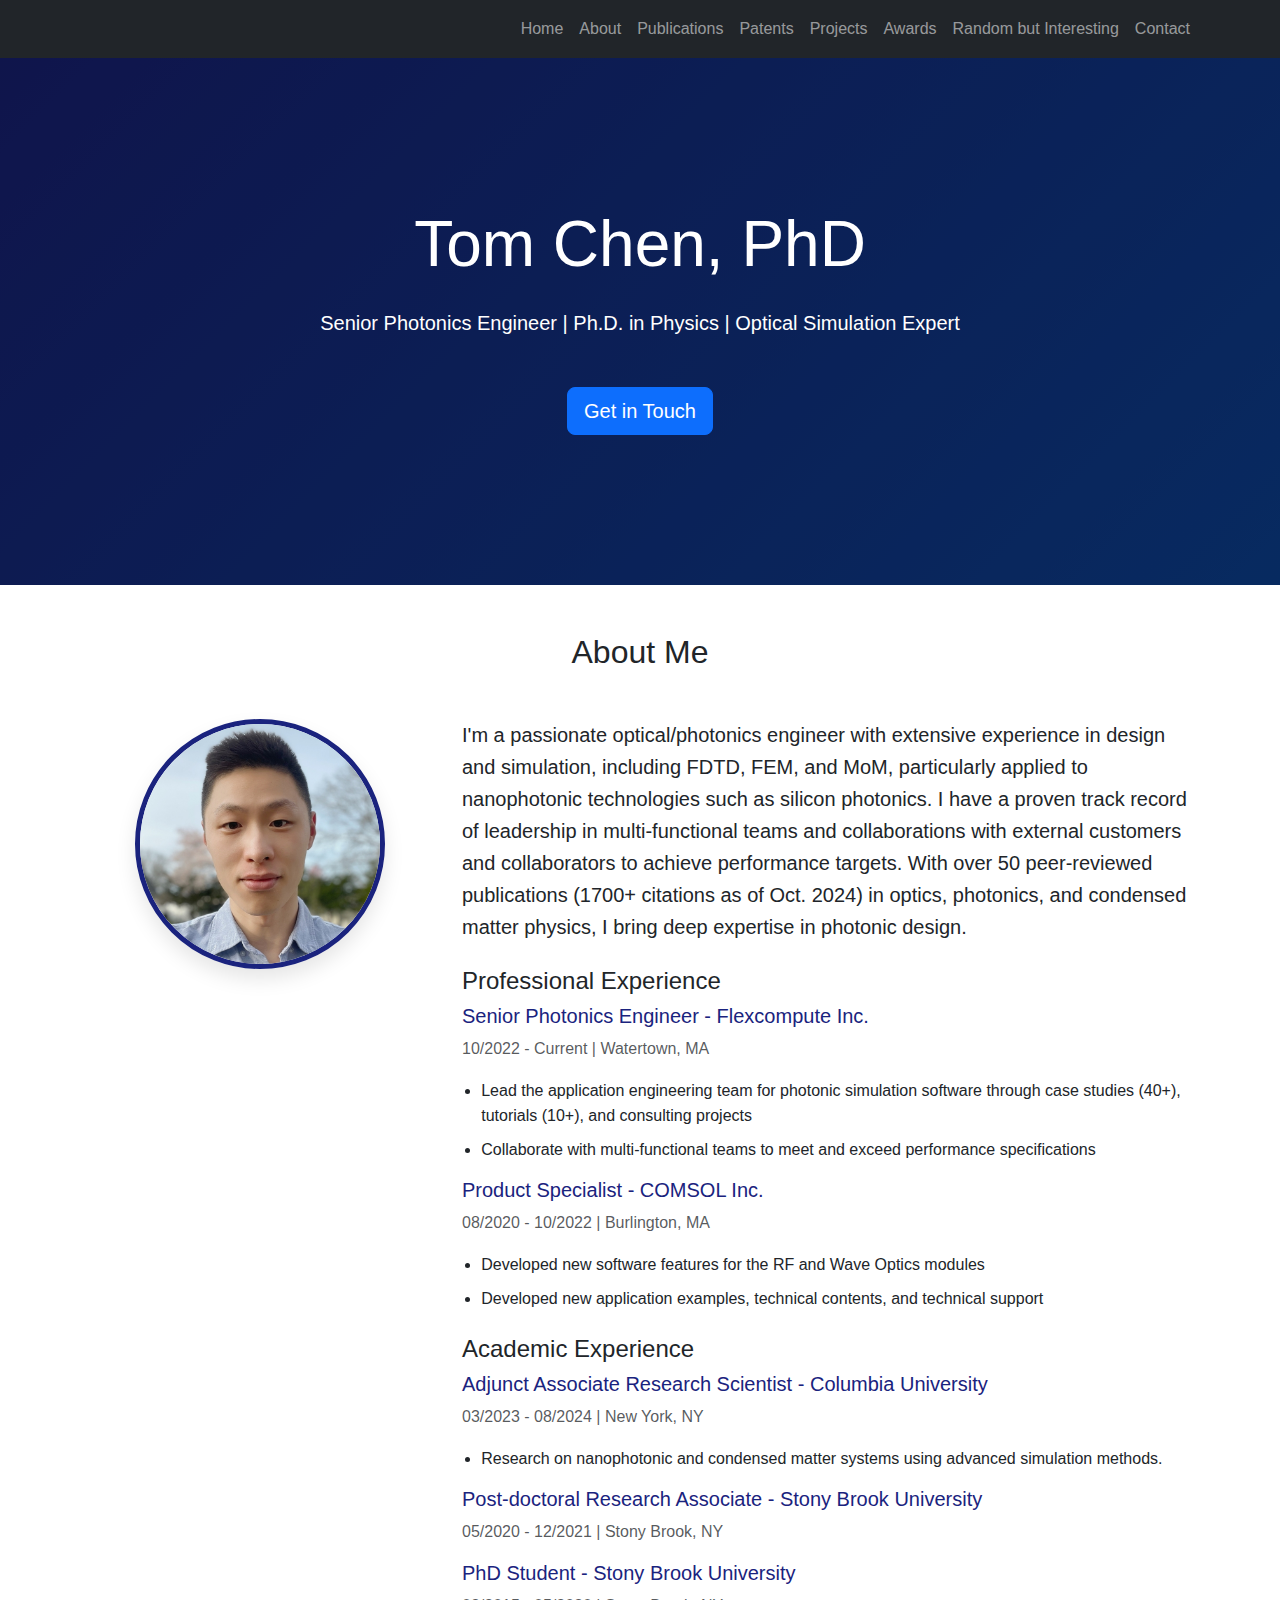
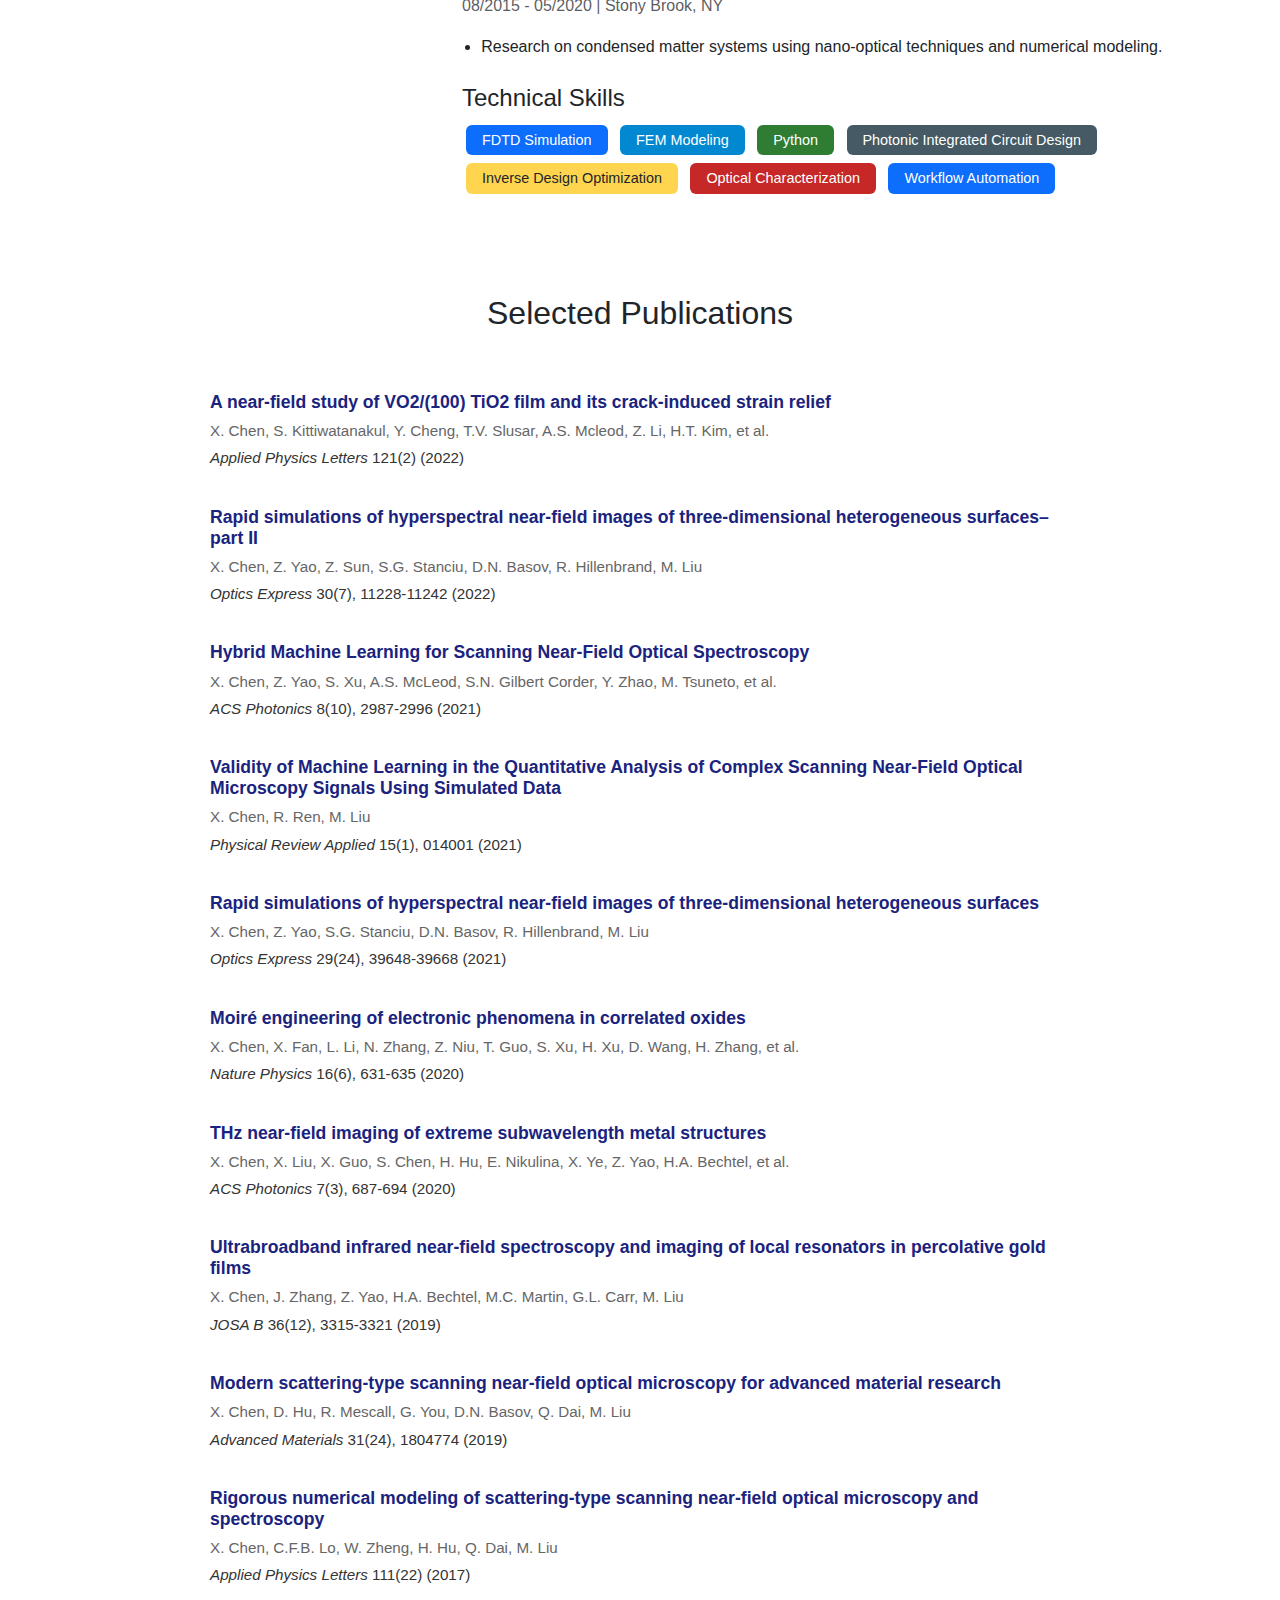
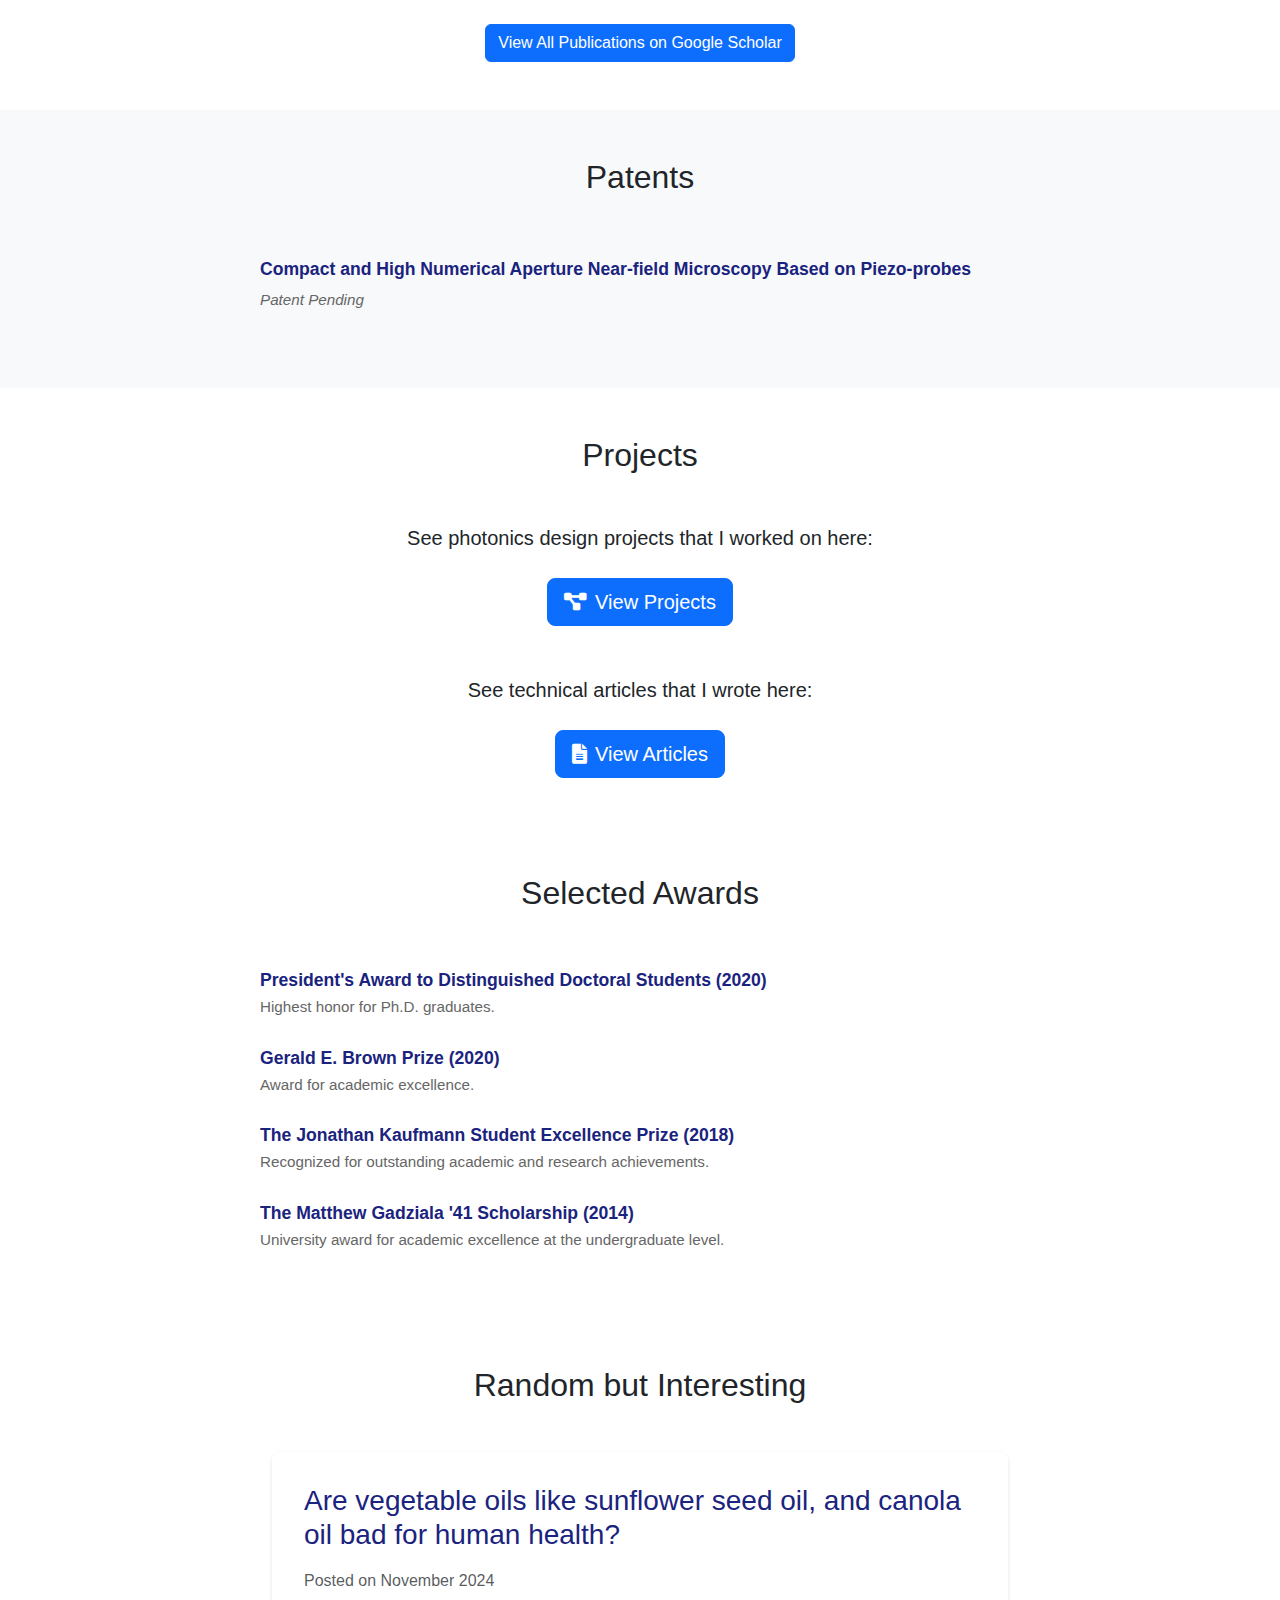
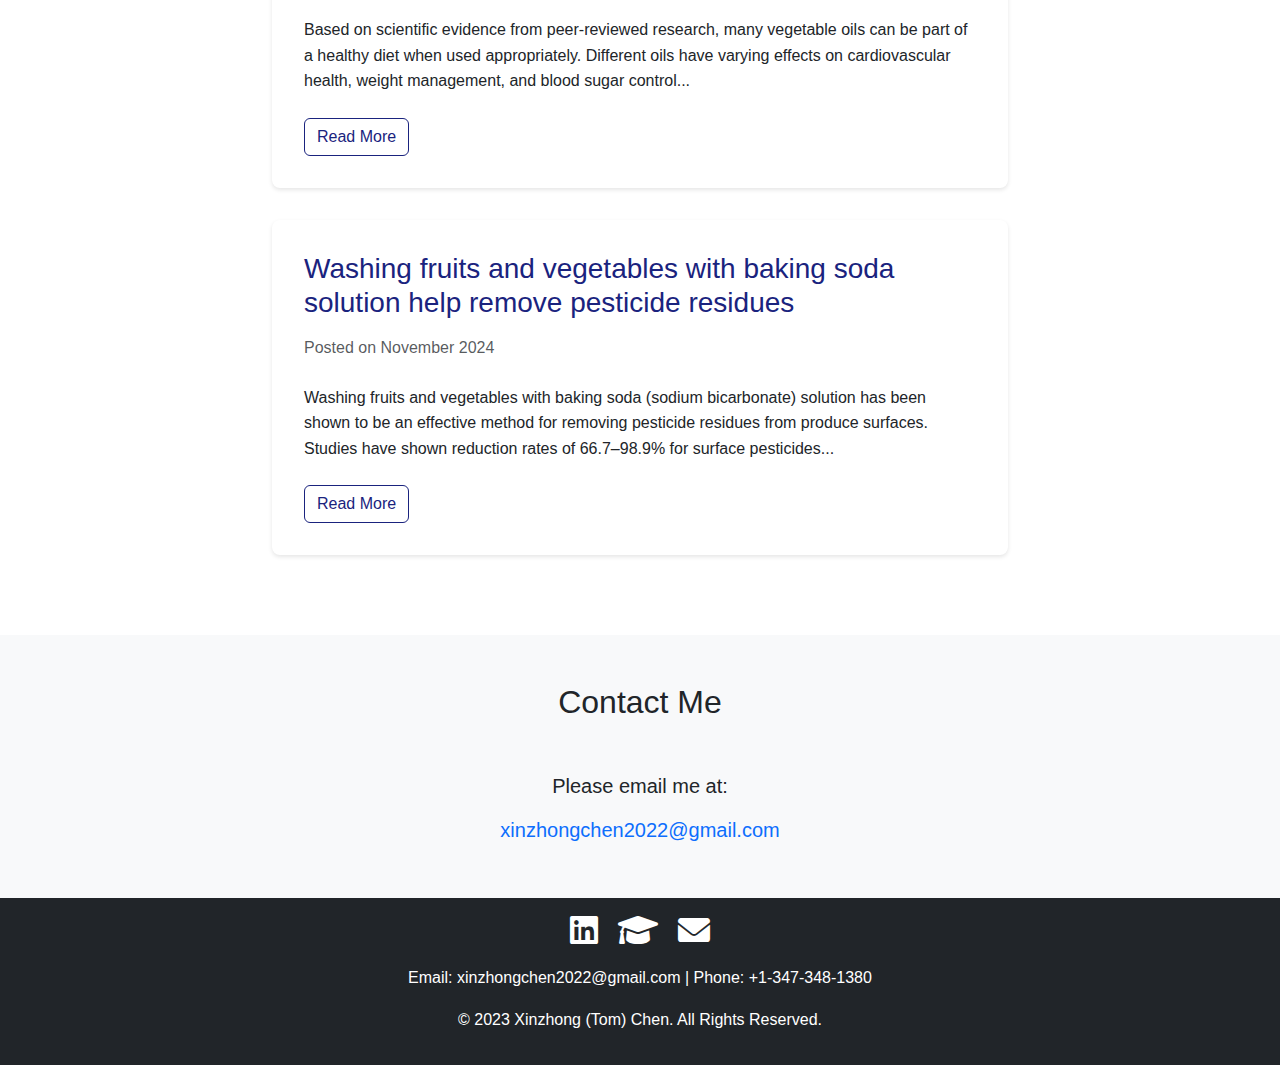
<file: index.html>
<!DOCTYPE html>
<html lang="en">
<head>
    <meta charset="UTF-8">
    <meta name="viewport" content="width=device-width, initial-scale=1.0">
    <title>Tom Chen, PhD - Personal Website</title>
    <link href="https://cdn.jsdelivr.net/npm/bootstrap@5.3.0/dist/css/bootstrap.min.css" rel="stylesheet">
    <link rel="stylesheet" href="https://cdnjs.cloudflare.com/ajax/libs/font-awesome/6.0.0/css/all.min.css">
</head>
<body>
    <nav class="navbar navbar-expand-lg navbar-dark bg-dark fixed-top">
        <div class="container">   
            <button class="navbar-toggler" type="button" data-bs-toggle="collapse" data-bs-target="#navbarNav">
                <span class="navbar-toggler-icon"></span>
            </button>
            <div class="collapse navbar-collapse" id="navbarNav">
                <ul class="navbar-nav ms-auto">
                    <li class="nav-item"><a class="nav-link" href="#home">Home</a></li>
                    <li class="nav-item"><a class="nav-link" href="#about">About</a></li>
                    <li class="nav-item"><a class="nav-link" href="#publications">Publications</a></li>
                    <li class="nav-item"><a class="nav-link" href="#patents">Patents</a></li>
                    <li class="nav-item"><a class="nav-link" href="#projects">Projects</a></li>
                    <li class="nav-item"><a class="nav-link" href="#awards">Awards</a></li>
                    <li class="nav-item"><a class="nav-link" href="#blog">Random but Interesting</a></li>
                    <li class="nav-item"><a class="nav-link" href="#contact">Contact</a></li>
                </ul>
            </div>
        </div>
    </nav>

    <section id="home" class="hero-section text-center text-white">
        <div class="container">
            <div class="row">
                <div class="col-lg-12">
                    <h1 class="display-3 mb-4">Tom Chen, PhD</h1>
                    <p class="lead mb-5">Senior Photonics Engineer | Ph.D. in Physics | Optical Simulation Expert</p>
                    <a href="#contact" class="btn btn-primary btn-lg">Get in Touch</a>
                </div>
            </div>
        </div>
    </section>

    <section id="about" class="py-5">
        <div class="container">
            <h2 class="text-center mb-5">About Me</h2>
            <div class="row">
                <div class="col-lg-4 text-center mb-4">
                    <img src="profile.png" alt="Tom Chen, PhD" class="rounded-circle mb-4" width="250" height="250">
                </div>
                <div class="col-lg-8">
                    <p class="lead">
                        I'm a passionate optical/photonics engineer with extensive experience in design and simulation, including FDTD, FEM, and MoM, particularly applied to nanophotonic technologies such as silicon photonics. I have a proven track record of leadership in multi-functional teams and collaborations with external customers and collaborators to achieve performance targets. With over 50 peer-reviewed publications (1700+ citations as of Oct. 2024) in optics, photonics, and condensed matter physics, I bring deep expertise in photonic design.
                    </p>
                    <div class="experience mt-4">
                        <h4>Professional Experience</h4>
                        <div class="mb-3">
                            <h5>Senior Photonics Engineer - Flexcompute Inc.</h5>
                            <p class="text-muted">10/2022 - Current | Watertown, MA</p>
                            <ul>
                                <li>Lead the application engineering team for photonic simulation software through case studies (40+), tutorials (10+), and consulting projects</li>
                                <li>Collaborate with multi-functional teams to meet and exceed performance specifications</li>
                            </ul>
                        </div>
                        <div class="mb-3">
                            <h5>Product Specialist - COMSOL Inc.</h5>
                            <p class="text-muted">08/2020 - 10/2022 | Burlington, MA</p>
                            <ul>
                                <li>Developed new software features for the RF and Wave Optics modules</li>
                                <li>Developed new application examples, technical contents, and technical support</li>

                                
                            </ul>
                        </div>
                    </div>
                    <div class="experience mt-4">
                        <h4>Academic Experience</h4>
                        <div class="mb-3">
                            <h5>Adjunct Associate Research Scientist - Columbia University</h5>
                            <p class="text-muted">03/2023 - 08/2024 | New York, NY</p>
                            <ul>
                                <li>Research on nanophotonic and condensed matter systems using advanced simulation methods.</li>
                            </ul>
                        </div>
                        <div class="mb-3">
                            <h5>Post-doctoral Research Associate - Stony Brook University</h5>
                            <p class="text-muted">05/2020 - 12/2021 | Stony Brook, NY</p>

                        </div>
                        <div class="mb-3">
                            <h5>PhD Student - Stony Brook University</h5>
                            <p class="text-muted">08/2015 - 05/2020 | Stony Brook, NY</p>
                            <ul>
                                <li>Research on condensed matter systems using nano-optical techniques and numerical modeling.</li>
                            </ul>
      
                        </div>
                    </div>
                    <div class="skills mt-4">
                        <h4>Technical Skills</h4>
                        <div class="skill-tags">
                            <span class="badge bg-primary">FDTD Simulation</span>
                            <span class="badge bg-info">FEM Modeling</span>
                            <span class="badge bg-success">Python</span>
                            <span class="badge bg-secondary">Photonic Integrated Circuit Design</span>
                            <span class="badge bg-warning text-dark">Inverse Design Optimization</span>
                            <span class="badge bg-danger">Optical Characterization</span>
                            <span class="badge bg-primary">Workflow Automation</span>
                        </div>
                    </div>
                </div>
            </div>
        </div>
    </section>

    <section id="publications" class="py-5">
        <div class="container">
            <h2 class="text-center mb-5">Selected Publications</h2>
            <div class="publications-list">

                <div class="publication-item">
                    <h5>A near-field study of VO2/(100) TiO2 film and its crack-induced strain relief</h5>
                    <p class="authors">X. Chen, S. Kittiwatanakul, Y. Cheng, T.V. Slusar, A.S. Mcleod, Z. Li, H.T. Kim, et al.</p>
                    <p class="journal"><em>Applied Physics Letters</em> 121(2) (2022)</p>
                </div>

                <div class="publication-item">
                    <h5>Rapid simulations of hyperspectral near-field images of three-dimensional heterogeneous surfaces–part II</h5>
                    <p class="authors">X. Chen, Z. Yao, Z. Sun, S.G. Stanciu, D.N. Basov, R. Hillenbrand, M. Liu</p>
                    <p class="journal"><em>Optics Express</em> 30(7), 11228-11242 (2022)</p>
                </div>

                <div class="publication-item">
                    <h5>Hybrid Machine Learning for Scanning Near-Field Optical Spectroscopy</h5>
                    <p class="authors">X. Chen, Z. Yao, S. Xu, A.S. McLeod, S.N. Gilbert Corder, Y. Zhao, M. Tsuneto, et al.</p>
                    <p class="journal"><em>ACS Photonics</em> 8(10), 2987-2996 (2021)</p>
                </div>

                <div class="publication-item">
                    <h5>Validity of Machine Learning in the Quantitative Analysis of Complex Scanning Near-Field Optical Microscopy Signals Using Simulated Data</h5>
                    <p class="authors">X. Chen, R. Ren, M. Liu</p>
                    <p class="journal"><em>Physical Review Applied</em> 15(1), 014001 (2021)</p>
                </div>

                <div class="publication-item">
                    <h5>Rapid simulations of hyperspectral near-field images of three-dimensional heterogeneous surfaces</h5>
                    <p class="authors">X. Chen, Z. Yao, S.G. Stanciu, D.N. Basov, R. Hillenbrand, M. Liu</p>
                    <p class="journal"><em>Optics Express</em> 29(24), 39648-39668 (2021)</p>
                </div>

                <div class="publication-item">
                    <h5>Moiré engineering of electronic phenomena in correlated oxides</h5>
                    <p class="authors">X. Chen, X. Fan, L. Li, N. Zhang, Z. Niu, T. Guo, S. Xu, H. Xu, D. Wang, H. Zhang, et al.</p>
                    <p class="journal"><em>Nature Physics</em> 16(6), 631-635 (2020)</p>
                </div>

                <div class="publication-item">
                    <h5>THz near-field imaging of extreme subwavelength metal structures</h5>
                    <p class="authors">X. Chen, X. Liu, X. Guo, S. Chen, H. Hu, E. Nikulina, X. Ye, Z. Yao, H.A. Bechtel, et al.</p>
                    <p class="journal"><em>ACS Photonics</em> 7(3), 687-694 (2020)</p>
                </div>

                <div class="publication-item">
                    <h5>Ultrabroadband infrared near-field spectroscopy and imaging of local resonators in percolative gold films</h5>
                    <p class="authors">X. Chen, J. Zhang, Z. Yao, H.A. Bechtel, M.C. Martin, G.L. Carr, M. Liu</p>
                    <p class="journal"><em>JOSA B</em> 36(12), 3315-3321 (2019)</p>
                </div>

                <div class="publication-item">
                    <h5>Modern scattering‐type scanning near‐field optical microscopy for advanced material research</h5>
                    <p class="authors">X. Chen, D. Hu, R. Mescall, G. You, D.N. Basov, Q. Dai, M. Liu</p>
                    <p class="journal"><em>Advanced Materials</em> 31(24), 1804774 (2019)</p>
                </div>

                <div class="publication-item">
                    <h5>Rigorous numerical modeling of scattering-type scanning near-field optical microscopy and spectroscopy</h5>
                    <p class="authors">X. Chen, C.F.B. Lo, W. Zheng, H. Hu, Q. Dai, M. Liu</p>
                    <p class="journal"><em>Applied Physics Letters</em> 111(22) (2017)</p>
                </div>
            </div>
            <div class="text-center mt-4">
                <a href="https://scholar.google.com/citations?user=yabpq-YAAAAJ&hl=en" class="btn btn-primary" target="_blank">View All Publications on Google Scholar</a>
            </div>
        </div>
    </section>

    <section id="patents" class="bg-light py-5">
        <div class="container">
            <h2 class="text-center mb-5">Patents</h2>
            <div class="patents-list">
                <div class="patent-item">
                    <h5>Compact and High Numerical Aperture Near-field Microscopy Based on Piezo-probes</h5>
                    <p class="patent-status">Patent Pending</p>
                </div>
            </div>
        </div>
    </section>

    <section id="projects" class="py-5">
        <div class="container">
            <h2 class="text-center mb-5">Projects</h2>
            <div class="text-center mb-5">
                <p class="lead mb-4">See photonics design projects that I worked on here:</p>
                <a href="https://www.flexcompute.com/tidy3d/learning-center/example-library/" class="btn btn-primary btn-lg" target="_blank">
                    <i class="fas fa-project-diagram me-2"></i>View Projects
                </a>
            </div>
            <div class="text-center">
                <p class="lead mb-4">See technical articles that I wrote here:</p>
                <a href="https://www.comsol.com/blogs/author/xinzhong-tom-chen" class="btn btn-primary btn-lg" target="_blank">
                    <i class="fas fa-file-alt me-2"></i>View Articles
                </a>
            </div>
        </div>
    </section>

    <section id="awards" class="py-5">
        <div class="container">
            <h2 class="text-center mb-5">Selected Awards</h2>
            <div class="awards-list">
                <div class="award-item">
                    <h5>President's Award to Distinguished Doctoral Students (2020)</h5>
                    <p class="award-description">Highest honor for Ph.D. graduates.</p>
                </div>

                <div class="award-item">
                    <h5>Gerald E. Brown Prize (2020)</h5>
                    <p class="award-description">Award for academic excellence.</p>
                </div>

                <div class="award-item">
                    <h5>The Jonathan Kaufmann Student Excellence Prize (2018)</h5>
                    <p class="award-description">Recognized for outstanding academic and research achievements.</p>
                </div>

                <div class="award-item">
                    <h5>The Matthew Gadziala '41 Scholarship (2014)</h5>
                    <p class="award-description">University award for academic excellence at the undergraduate level.</p>
                </div>
            </div>
        </div>
    </section>

    <section id="blog" class="py-5">
        <div class="container">
            <h2 class="text-center mb-5">Random but Interesting</h2>
            <div class="row justify-content-center">
                <div class="col-lg-8">
                    <div class="blog-post">
                        <h3>Are vegetable oils like sunflower seed oil, and canola oil bad for human health?</h3>
                        <p class="text-muted mb-3">Posted on November 2024</p>
                        <div class="blog-preview">
                            <p>Based on scientific evidence from peer-reviewed research, many vegetable oils can be part of a healthy diet when used appropriately. Different oils have varying effects on cardiovascular health, weight management, and blood sugar control...</p>
                        </div>
                        <a href="blog/vegetable-oil-health.html" class="btn btn-outline-primary">Read More</a>
                    </div>

                    <div class="blog-post">
                        <h3>Washing fruits and vegetables with baking soda solution help remove pesticide residues</h3>
                        <p class="text-muted mb-3">Posted on November 2024</p>
                        <div class="blog-preview">
                            <p>Washing fruits and vegetables with baking soda (sodium bicarbonate) solution has been shown to be an effective method for removing pesticide residues from produce surfaces. Studies have shown reduction rates of 66.7–98.9% for surface pesticides...</p>
                        </div>
                        <a href="blog/baking-soda-pesticide.html" class="btn btn-outline-primary">Read More</a>
                    </div>
                </div>
            </div>
        </div>
    </section>

    <section id="contact" class="bg-light py-5">
        <div class="container">
            <h2 class="text-center mb-5">Contact Me</h2>
            <div class="row justify-content-center">
                <div class="col-lg-6 text-center">
                    <p class="lead">Please email me at:</p>
                    <a href="mailto:xinzhongchen2022@gmail.com" class="text-decoration-none">
                        <p class="h5 text-primary">xinzhongchen2022@gmail.com</p>
                    </a>
                </div>
            </div>
        </div>
    </section>

    <footer class="bg-dark text-white text-center py-3">
        <div class="container">
            <div class="social-links mb-3">
                <a href="https://www.linkedin.com/in/xinzhong-chen-506b58193" class="text-white mx-2" target="_blank"><i class="fab fa-linkedin fa-2x"></i></a>
                <a href="https://scholar.google.com/citations?user=yabpq-YAAAAJ&hl=en" class="text-white mx-2" target="_blank"><i class="fas fa-graduation-cap fa-2x"></i></a>
                <a href="mailto:xinzhongchen2022@gmail.com" class="text-white mx-2"><i class="fas fa-envelope fa-2x"></i></a>
            </div>
            <p>Email: xinzhongchen2022@gmail.com | Phone: +1-347-348-1380</p>
            <p>&copy; 2023 Xinzhong (Tom) Chen. All Rights Reserved.</p>
        </div>
    </footer>

    <link rel="stylesheet" href="styles.css">
    <script src="https://cdn.jsdelivr.net/npm/bootstrap@5.3.0/dist/js/bootstrap.bundle.min.js"></script>
    <script src="script.js"></script>
</body>
</html>
</file>
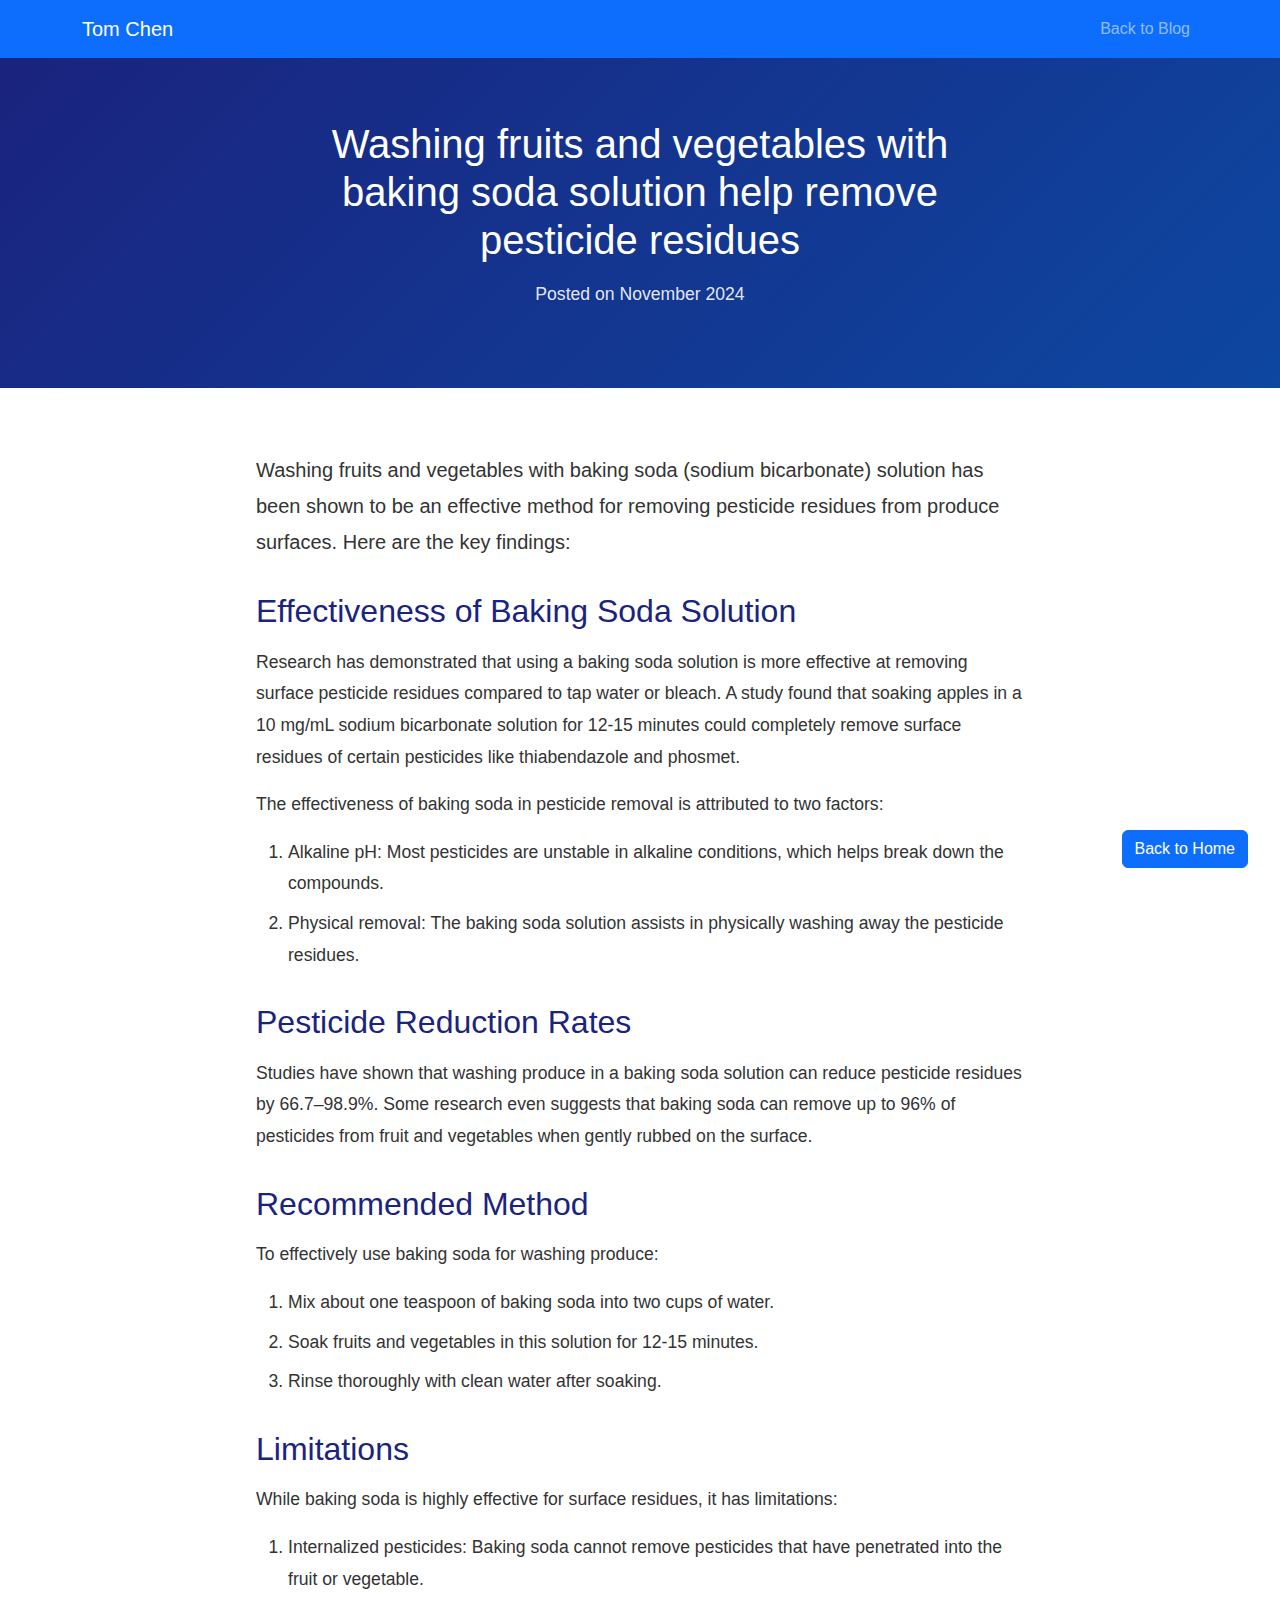
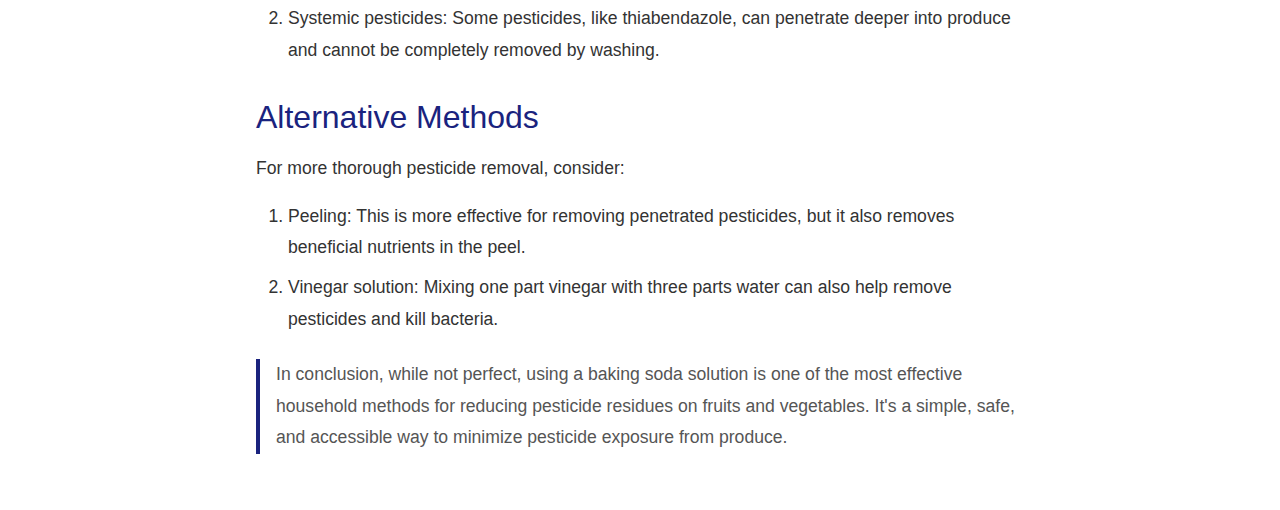
<file: blog/baking-soda-pesticide.html>
<!DOCTYPE html>
<html lang="en">
<head>
    <meta charset="UTF-8">
    <meta name="viewport" content="width=device-width, initial-scale=1.0">
    <title>Washing Fruits with Baking Soda - Random but Interesting</title>
    <link href="https://cdn.jsdelivr.net/npm/bootstrap@5.3.0/dist/css/bootstrap.min.css" rel="stylesheet">
    <link href="../styles.css" rel="stylesheet">
    <style>
        .article-header {
            background: linear-gradient(135deg, #1a237e, #0d47a1);
            color: white;
            padding: 4rem 0;
            margin-bottom: 2rem;
        }
        
        .article-content {
            font-size: 1.1rem;
            line-height: 1.8;
            color: #333;
        }

        .article-content h2 {
            color: #1a237e;
            margin-top: 2rem;
            margin-bottom: 1rem;
        }

        .article-content ul, .article-content ol {
            margin-bottom: 1.5rem;
        }

        .article-content li {
            margin-bottom: 0.5rem;
        }

        .back-to-home {
            position: fixed;
            bottom: 2rem;
            right: 2rem;
            z-index: 1000;
        }

        .article-meta {
            color: rgba(255, 255, 255, 0.9);
            font-size: 1.1rem;
        }

        .article-container {
            max-width: 800px;
            margin: 0 auto;
            padding: 2rem 1rem;
        }

        blockquote {
            border-left: 4px solid #1a237e;
            padding-left: 1rem;
            margin: 1.5rem 0;
            color: #555;
        }
    </style>
</head>
<body>
    <nav class="navbar navbar-expand-lg navbar-dark bg-primary fixed-top">
        <div class="container">
            <a class="navbar-brand" href="../index.html">Tom Chen</a>
            <button class="navbar-toggler" type="button" data-bs-toggle="collapse" data-bs-target="#navbarNav">
                <span class="navbar-toggler-icon"></span>
            </button>
            <div class="collapse navbar-collapse" id="navbarNav">
                <ul class="navbar-nav ms-auto">
                    <li class="nav-item"><a class="nav-link" href="../index.html#blog">Back to Blog</a></li>
                </ul>
            </div>
        </div>
    </nav>

    <header class="article-header">
        <div class="container">
            <div class="row justify-content-center">
                <div class="col-lg-8">
                    <h1 class="text-center mb-3">Washing fruits and vegetables with baking soda solution help remove pesticide residues</h1>
                    <p class="text-center article-meta">Posted on November 2024</p>
                </div>
            </div>
        </div>
    </header>

    <main class="article-container">
        <article class="article-content">
            <p class="lead">Washing fruits and vegetables with baking soda (sodium bicarbonate) solution has been shown to be an effective method for removing pesticide residues from produce surfaces. Here are the key findings:</p>

            <h2>Effectiveness of Baking Soda Solution</h2>
            <p>Research has demonstrated that using a baking soda solution is more effective at removing surface pesticide residues compared to tap water or bleach. A study found that soaking apples in a 10 mg/mL sodium bicarbonate solution for 12-15 minutes could completely remove surface residues of certain pesticides like thiabendazole and phosmet.</p>

            <p>The effectiveness of baking soda in pesticide removal is attributed to two factors:</p>
            <ol>
                <li>Alkaline pH: Most pesticides are unstable in alkaline conditions, which helps break down the compounds.</li>
                <li>Physical removal: The baking soda solution assists in physically washing away the pesticide residues.</li>
            </ol>

            <h2>Pesticide Reduction Rates</h2>
            <p>Studies have shown that washing produce in a baking soda solution can reduce pesticide residues by 66.7–98.9%. Some research even suggests that baking soda can remove up to 96% of pesticides from fruit and vegetables when gently rubbed on the surface.</p>

            <h2>Recommended Method</h2>
            <p>To effectively use baking soda for washing produce:</p>
            <ol>
                <li>Mix about one teaspoon of baking soda into two cups of water.</li>
                <li>Soak fruits and vegetables in this solution for 12-15 minutes.</li>
                <li>Rinse thoroughly with clean water after soaking.</li>
            </ol>

            <h2>Limitations</h2>
            <p>While baking soda is highly effective for surface residues, it has limitations:</p>
            <ol>
                <li>Internalized pesticides: Baking soda cannot remove pesticides that have penetrated into the fruit or vegetable.</li>
                <li>Systemic pesticides: Some pesticides, like thiabendazole, can penetrate deeper into produce and cannot be completely removed by washing.</li>
            </ol>

            <h2>Alternative Methods</h2>
            <p>For more thorough pesticide removal, consider:</p>
            <ol>
                <li>Peeling: This is more effective for removing penetrated pesticides, but it also removes beneficial nutrients in the peel.</li>
                <li>Vinegar solution: Mixing one part vinegar with three parts water can also help remove pesticides and kill bacteria.</li>
            </ol>

            <blockquote>
                <p>In conclusion, while not perfect, using a baking soda solution is one of the most effective household methods for reducing pesticide residues on fruits and vegetables. It's a simple, safe, and accessible way to minimize pesticide exposure from produce.</p>
            </blockquote>
        </article>
    </main>

    <a href="../index.html#blog" class="btn btn-primary back-to-home">
        Back to Home
    </a>

    <script src="https://cdn.jsdelivr.net/npm/bootstrap@5.3.0/dist/js/bootstrap.bundle.min.js"></script>
</body>
</html>
</file>
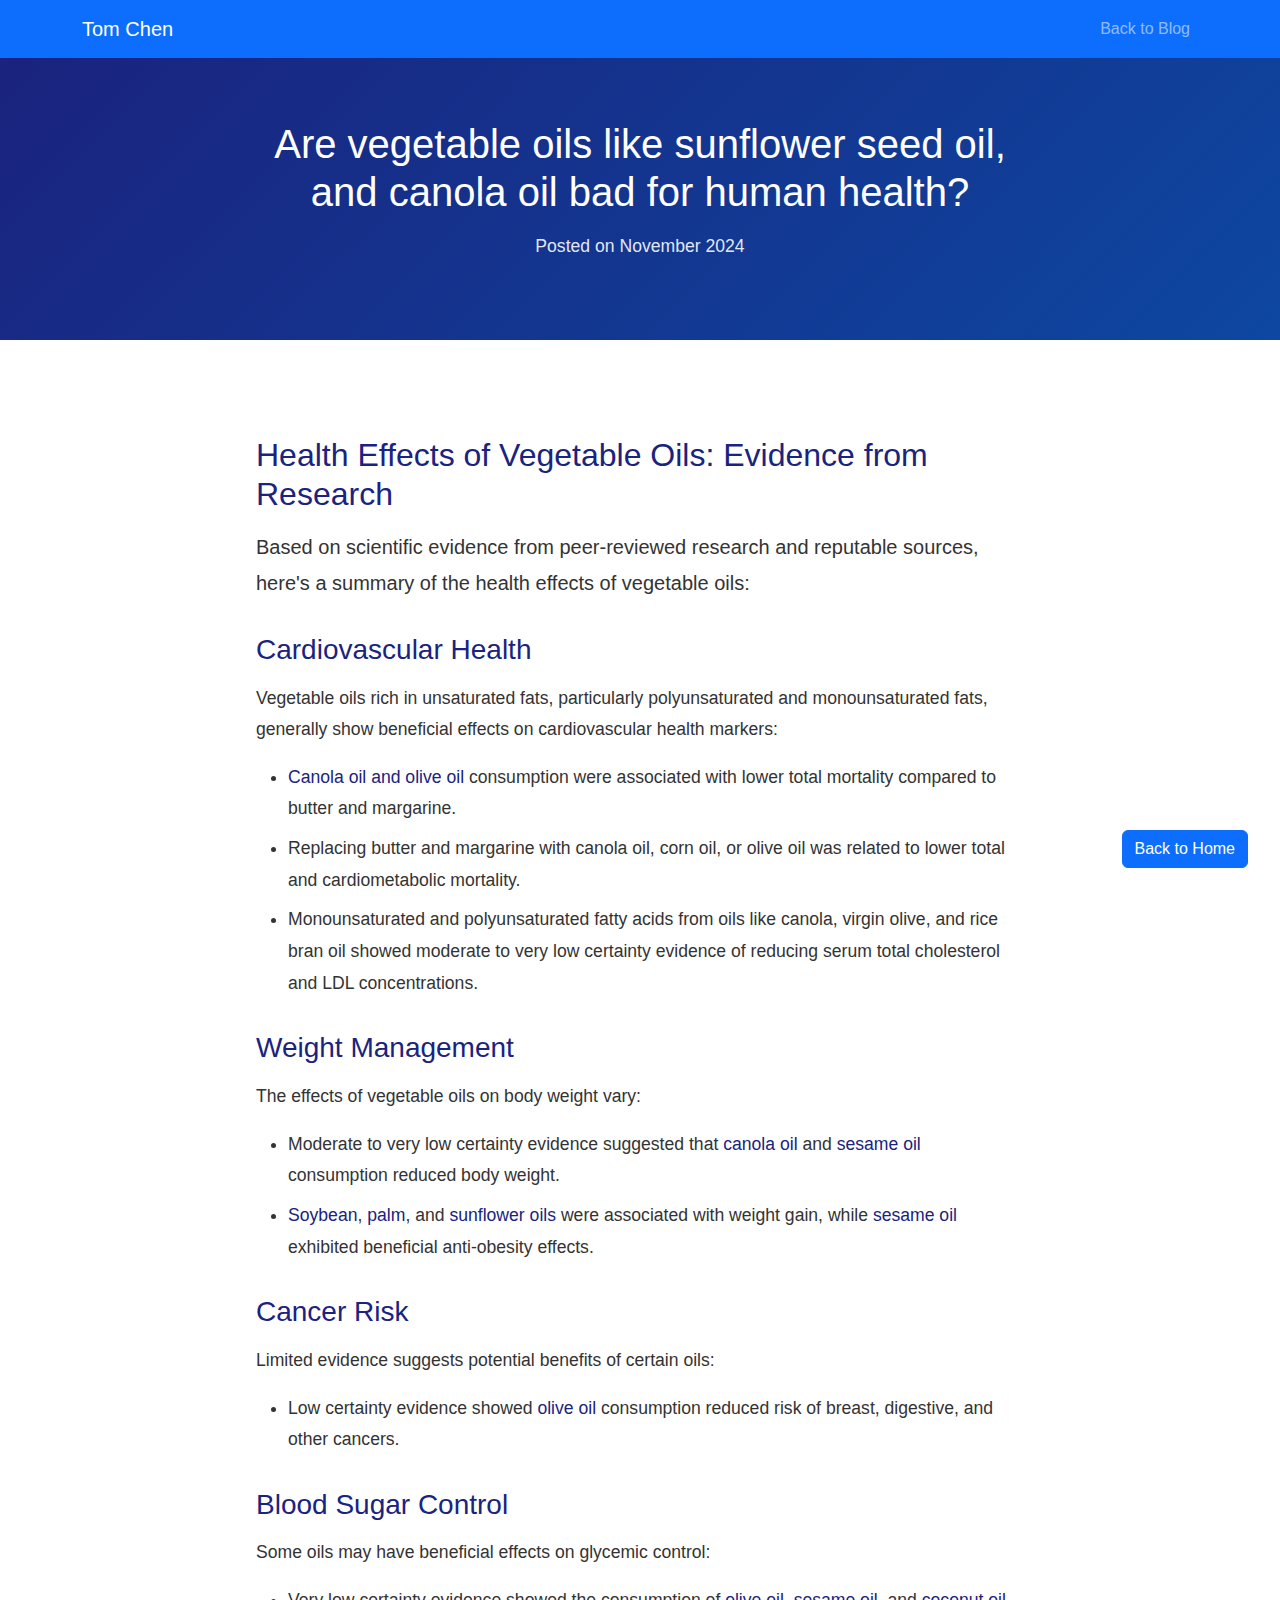
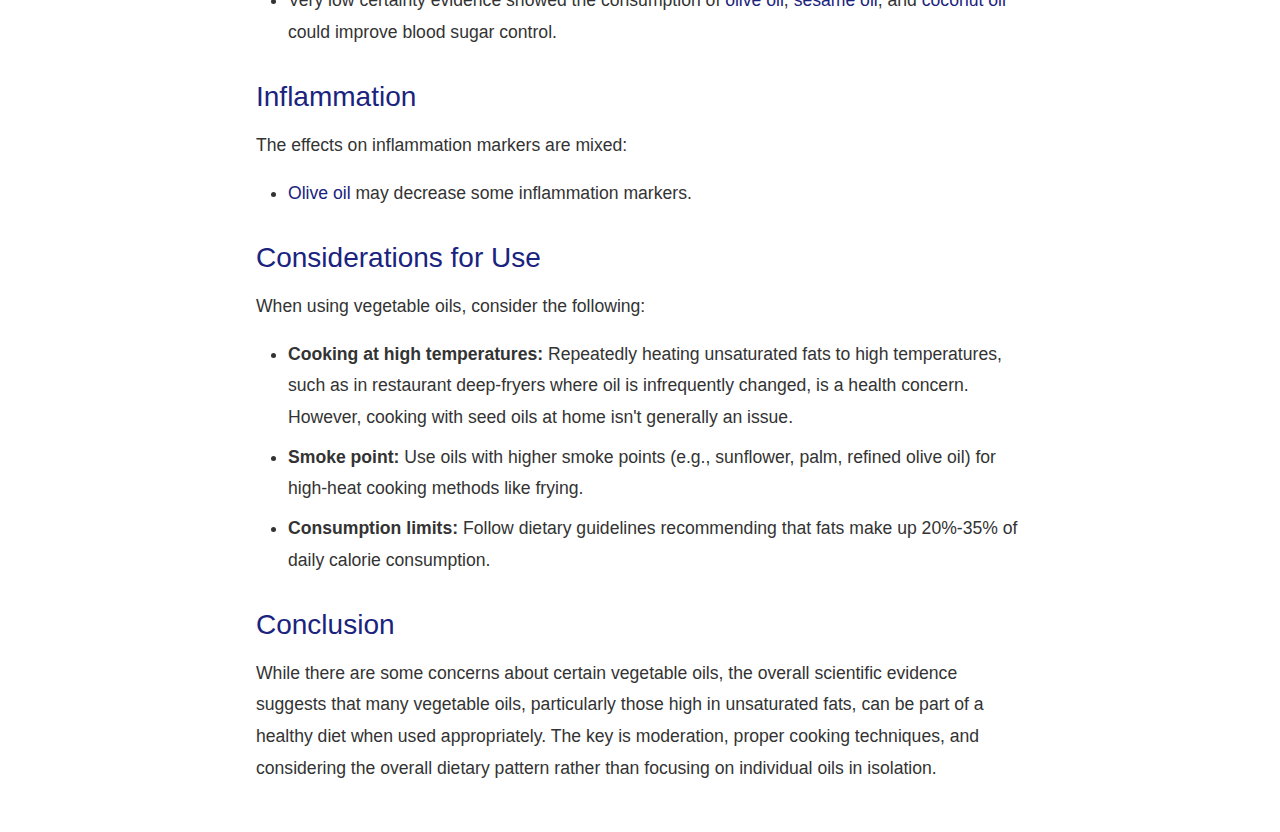
<file: blog/vegetable-oil-health.html>
<!DOCTYPE html>
<html lang="en">
<head>
    <meta charset="UTF-8">
    <meta name="viewport" content="width=device-width, initial-scale=1.0">
    <title>Are Vegetable Oils Bad for Health? - Random but Interesting</title>
    <link href="https://cdn.jsdelivr.net/npm/bootstrap@5.3.0/dist/css/bootstrap.min.css" rel="stylesheet">
    <link href="../styles.css" rel="stylesheet">
    <style>
        .article-header {
            background: linear-gradient(135deg, #1a237e, #0d47a1);
            color: white;
            padding: 4rem 0;
            margin-bottom: 2rem;
        }
        
        .article-content {
            font-size: 1.1rem;
            line-height: 1.8;
            color: #333;
        }

        .article-content h2, .article-content h3 {
            color: #1a237e;
            margin-top: 2rem;
            margin-bottom: 1rem;
        }

        .article-content ul, .article-content ol {
            margin-bottom: 1.5rem;
        }

        .article-content li {
            margin-bottom: 0.5rem;
        }

        .back-to-home {
            position: fixed;
            bottom: 2rem;
            right: 2rem;
            z-index: 1000;
        }

        .article-meta {
            color: rgba(255, 255, 255, 0.9);
            font-size: 1.1rem;
        }

        .article-container {
            max-width: 800px;
            margin: 0 auto;
            padding: 2rem 1rem;
        }

        .highlight {
            font-weight: 500;
            color: #1a237e;
        }
    </style>
</head>
<body>
    <nav class="navbar navbar-expand-lg navbar-dark bg-primary fixed-top">
        <div class="container">
            <a class="navbar-brand" href="../index.html">Tom Chen</a>
            <button class="navbar-toggler" type="button" data-bs-toggle="collapse" data-bs-target="#navbarNav">
                <span class="navbar-toggler-icon"></span>
            </button>
            <div class="collapse navbar-collapse" id="navbarNav">
                <ul class="navbar-nav ms-auto">
                    <li class="nav-item"><a class="nav-link" href="../index.html#blog">Back to Blog</a></li>
                </ul>
            </div>
        </div>
    </nav>

    <header class="article-header">
        <div class="container">
            <div class="row justify-content-center">
                <div class="col-lg-8">
                    <h1 class="text-center mb-3">Are vegetable oils like sunflower seed oil, and canola oil bad for human health?</h1>
                    <p class="text-center article-meta">Posted on November 2024</p>
                </div>
            </div>
        </div>
    </header>

    <main class="article-container">
        <article class="article-content">
            <h2>Health Effects of Vegetable Oils: Evidence from Research</h2>
            <p class="lead">Based on scientific evidence from peer-reviewed research and reputable sources, here's a summary of the health effects of vegetable oils:</p>

            <h3>Cardiovascular Health</h3>
            <p>Vegetable oils rich in unsaturated fats, particularly polyunsaturated and monounsaturated fats, generally show beneficial effects on cardiovascular health markers:</p>
            <ul>
                <li><span class="highlight">Canola oil and olive oil</span> consumption were associated with lower total mortality compared to butter and margarine.</li>
                <li>Replacing butter and margarine with canola oil, corn oil, or olive oil was related to lower total and cardiometabolic mortality.</li>
                <li>Monounsaturated and polyunsaturated fatty acids from oils like canola, virgin olive, and rice bran oil showed moderate to very low certainty evidence of reducing serum total cholesterol and LDL concentrations.</li>
            </ul>

            <h3>Weight Management</h3>
            <p>The effects of vegetable oils on body weight vary:</p>
            <ul>
                <li>Moderate to very low certainty evidence suggested that <span class="highlight">canola oil</span> and <span class="highlight">sesame oil</span> consumption reduced body weight.</li>
                <li><span class="highlight">Soybean</span>, <span class="highlight">palm</span>, and <span class="highlight">sunflower oils</span> were associated with weight gain, while <span class="highlight">sesame oil</span> exhibited beneficial anti-obesity effects.</li>
            </ul>

            <h3>Cancer Risk</h3>
            <p>Limited evidence suggests potential benefits of certain oils:</p>
            <ul>
                <li>Low certainty evidence showed <span class="highlight">olive oil</span> consumption reduced risk of breast, digestive, and other cancers.</li>
            </ul>

            <h3>Blood Sugar Control</h3>
            <p>Some oils may have beneficial effects on glycemic control:</p>
            <ul>
                <li>Very low certainty evidence showed the consumption of <span class="highlight">olive oil</span>, <span class="highlight">sesame oil</span>, and <span class="highlight">coconut oil</span> could improve blood sugar control.</li>
            </ul>

            <h3>Inflammation</h3>
            <p>The effects on inflammation markers are mixed:</p>
            <ul>
                <li><span class="highlight">Olive oil</span> may decrease some inflammation markers.</li>
            </ul>

            <h3>Considerations for Use</h3>
            <p>When using vegetable oils, consider the following:</p>
            <ul>
                <li><strong>Cooking at high temperatures:</strong> Repeatedly heating unsaturated fats to high temperatures, such as in restaurant deep-fryers where oil is infrequently changed, is a health concern. However, cooking with seed oils at home isn't generally an issue.</li>
                <li><strong>Smoke point:</strong> Use oils with higher smoke points (e.g., sunflower, palm, refined olive oil) for high-heat cooking methods like frying.</li>
                <li><strong>Consumption limits:</strong> Follow dietary guidelines recommending that fats make up 20%-35% of daily calorie consumption.</li>
            </ul>

            <h3>Conclusion</h3>
            <p>While there are some concerns about certain vegetable oils, the overall scientific evidence suggests that many vegetable oils, particularly those high in unsaturated fats, can be part of a healthy diet when used appropriately. The key is moderation, proper cooking techniques, and considering the overall dietary pattern rather than focusing on individual oils in isolation.</p>
        </article>
    </main>

    <a href="../index.html#blog" class="btn btn-primary back-to-home">
        Back to Home
    </a>

    <script src="https://cdn.jsdelivr.net/npm/bootstrap@5.3.0/dist/js/bootstrap.bundle.min.js"></script>
</body>
</html>
</file>
<file: styles.css>
/* Custom CSS for Personal Website */
body {
    font-family: 'Arial', sans-serif;
    line-height: 1.6;
    padding-top: 56px; /* Adjust for fixed navbar */
}

.hero-section {
    background: linear-gradient(135deg, #1a237e 0%, #0d47a1 100%);
    padding: 150px 0;
    position: relative;
    overflow: hidden;
}

.hero-section::before {
    content: '';
    position: absolute;
    top: 0;
    left: 0;
    right: 0;
    bottom: 0;
    background: rgba(0,0,0,0.4);
}

.hero-section .container {
    position: relative;
    z-index: 1;
}

#about img {
    object-fit: cover;
    border: 5px solid #1a237e;
    box-shadow: 0 10px 20px rgba(0,0,0,0.1);
}

.skill-tags .badge {
    margin: 0.25rem;
    padding: 0.5rem 1rem;
    font-weight: 500;
    font-size: 0.9rem;
    transition: transform 0.2s ease;
}

.skill-tags .badge:hover {
    transform: translateY(-2px);
}

.bg-info {
    background-color: #0288d1 !important;
    color: white !important;
}

.bg-success {
    background-color: #2e7d32 !important;
}

.bg-warning {
    background-color: #ffd54f !important;
}

.bg-danger {
    background-color: #c62828 !important;
}

.bg-secondary {
    background-color: #455a64 !important;
}

#projects .card {
    transition: transform 0.3s ease, box-shadow 0.3s ease;
    border: none;
    box-shadow: 0 4px 6px rgba(0,0,0,0.1);
}

#projects .card:hover {
    transform: translateY(-10px);
    box-shadow: 0 12px 24px rgba(0,0,0,0.15);
}

.project-item {
    text-align: center;
    margin-bottom: 50px; /* Increased spacing between projects */
}

.project-item:first-of-type {
    margin-top: 50px; /* Additional spacing above the first project */
}

.project-item .btn-outline-primary {
    border-color: #007bff;
    color: #007bff;
}

.project-item .btn-outline-primary:hover {
    background-color: #007bff;
    color: #fff;
}

.social-links a {
    transition: transform 0.3s ease, color 0.3s ease;
    display: inline-block;
}

.social-links a:hover {
    transform: translateY(-3px);
    color: #90caf9 !important;
}

.experience h5 {
    color: #1a237e;
    margin-bottom: 0.5rem;
}

.experience ul {
    padding-left: 1.2rem;
    margin-top: 0.5rem;
}

.experience li {
    margin-bottom: 0.5rem;
}

/* Publications section styling */
.publications-list {
    max-width: 900px;
    margin: 0 auto;
}

.publication-item {
    padding: 12px 20px;
    border-radius: 8px;
    transition: background-color 0.3s ease;
    margin-bottom: 0.75rem;
}

.publication-item:hover {
    background-color: rgba(26, 35, 126, 0.05);
}

.publication-item h5 {
    color: #1a237e;
    margin-bottom: 6px;
    font-size: 1.1rem;
    font-weight: 600;
}

.publication-item .authors {
    color: #666;
    margin-bottom: 3px;
    font-size: 0.95rem;
}

.publication-item .journal {
    color: #333;
    margin-bottom: 0;
    font-size: 0.95rem;
}

.publication-item .journal em {
    font-weight: 500;
}

/* Awards section styling */
.awards-list {
    max-width: 800px;
    margin: 0 auto;
}

.award-item {
    padding: 10px 20px;
    margin-bottom: 0.5rem;
    border-radius: 8px;
    transition: background-color 0.3s ease;
}

.award-item:hover {
    background-color: rgba(26, 35, 126, 0.05);
}

.award-item h5 {
    color: #1a237e;
    margin-bottom: 4px;
    font-size: 1.1rem;
    font-weight: 600;
}

.award-description {
    color: #666;
    margin-bottom: 0;
    font-size: 0.95rem;
}

/* Patents section styling */
.patents-list {
    max-width: 800px;
    margin: 0 auto;
}

.patent-item {
    padding: 15px 20px;
    margin-bottom: 0.75rem;
    border-radius: 8px;
    transition: background-color 0.3s ease;
}

.patent-item:hover {
    background-color: rgba(26, 35, 126, 0.05);
}

.patent-item h5 {
    color: #1a237e;
    margin-bottom: 8px;
    font-size: 1.1rem;
    font-weight: 600;
}

.patent-status {
    color: #666;
    margin-bottom: 0;
    font-size: 0.95rem;
    font-style: italic;
}

/* Blog Section Styles */
.blog-post {
    background: #fff;
    padding: 2rem;
    border-radius: 8px;
    box-shadow: 0 2px 4px rgba(0, 0, 0, 0.1);
    margin-bottom: 2rem;
    transition: transform 0.2s;
}

.blog-post:hover {
    transform: translateY(-5px);
}

.blog-post h3 {
    color: #1a237e;
    margin-bottom: 1rem;
}

.blog-preview {
    margin: 1.5rem 0;
}

.blog-post .btn-outline-primary {
    border-color: #1a237e;
    color: #1a237e;
}

.blog-post .btn-outline-primary:hover {
    background-color: #1a237e;
    color: #fff;
}

/* Responsive adjustments */
@media (max-width: 768px) {
    .hero-section {
        padding: 100px 0;
    }
    
    .hero-section h1 {
        font-size: 2.5rem;
    }
    
    .hero-section .lead {
        font-size: 1.2rem;
    }
    
    #about img {
        width: 200px;
        height: 200px;
    }
}
</file>
